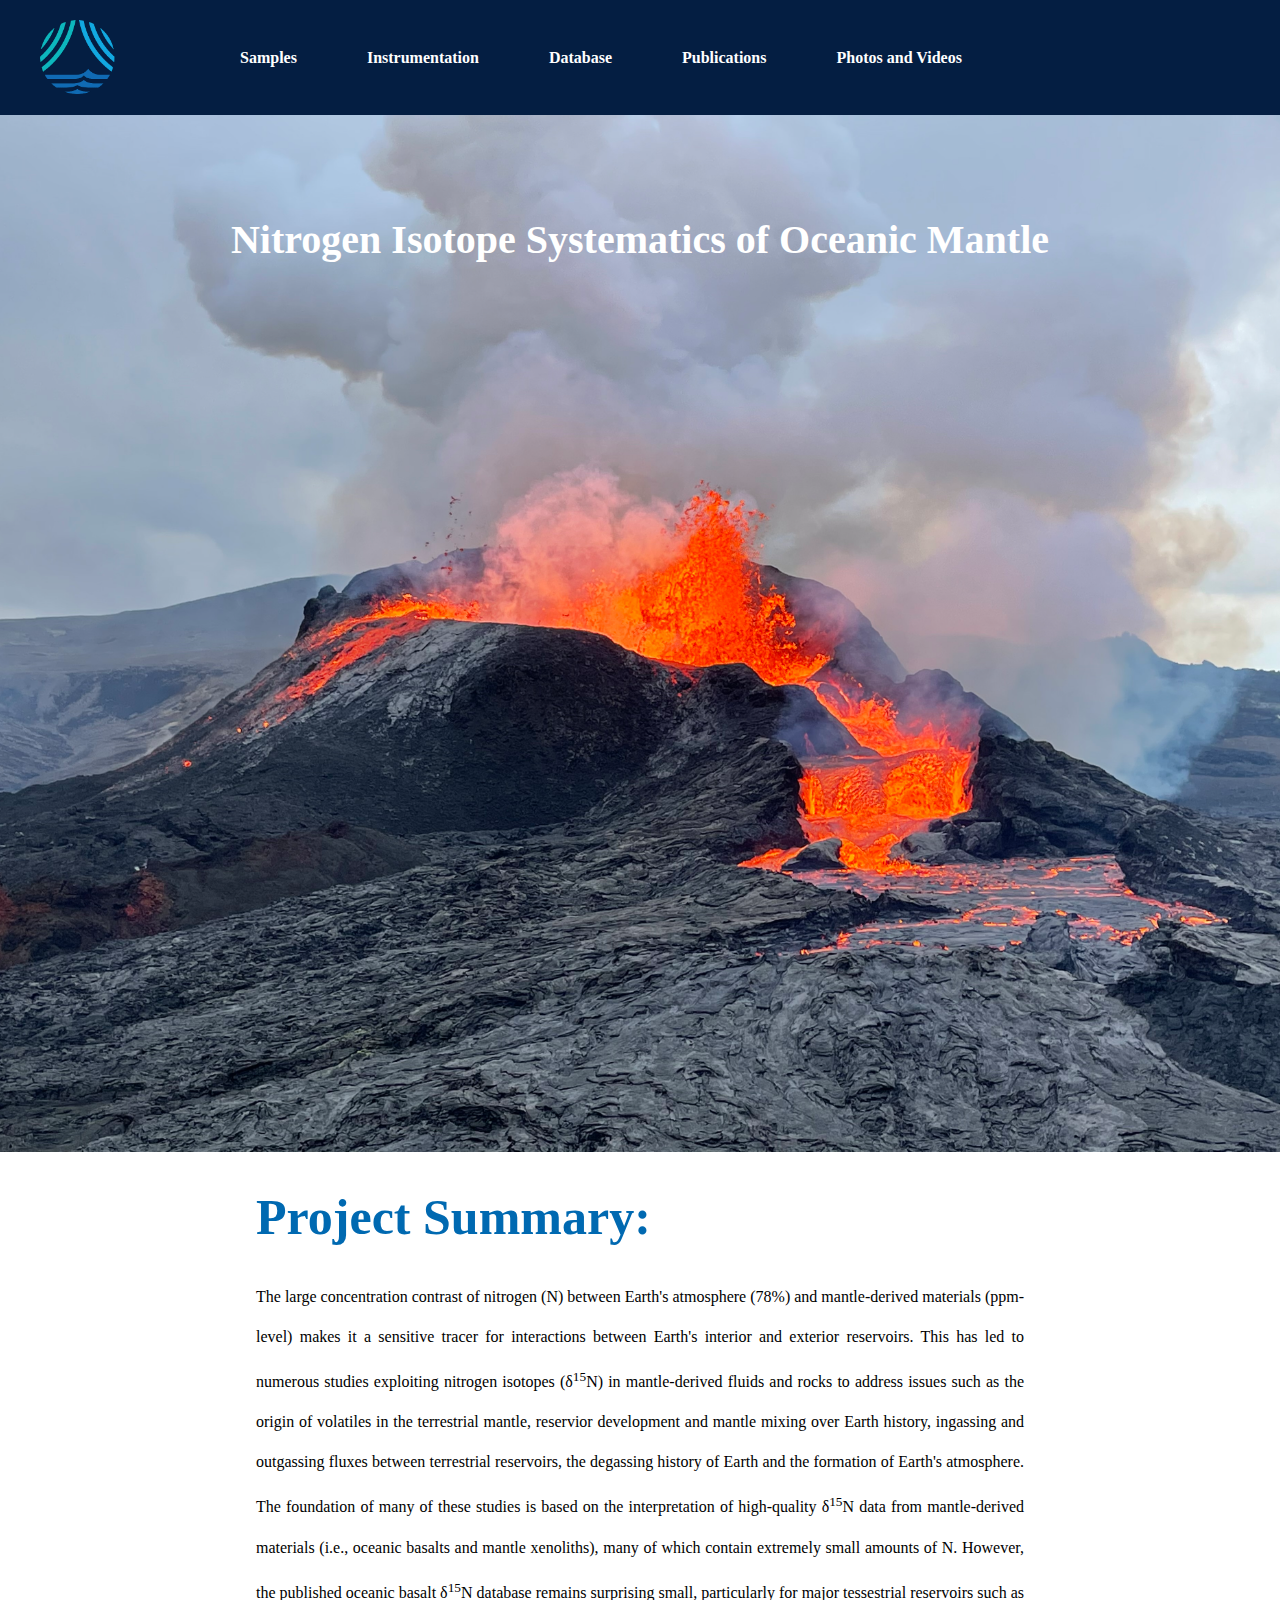
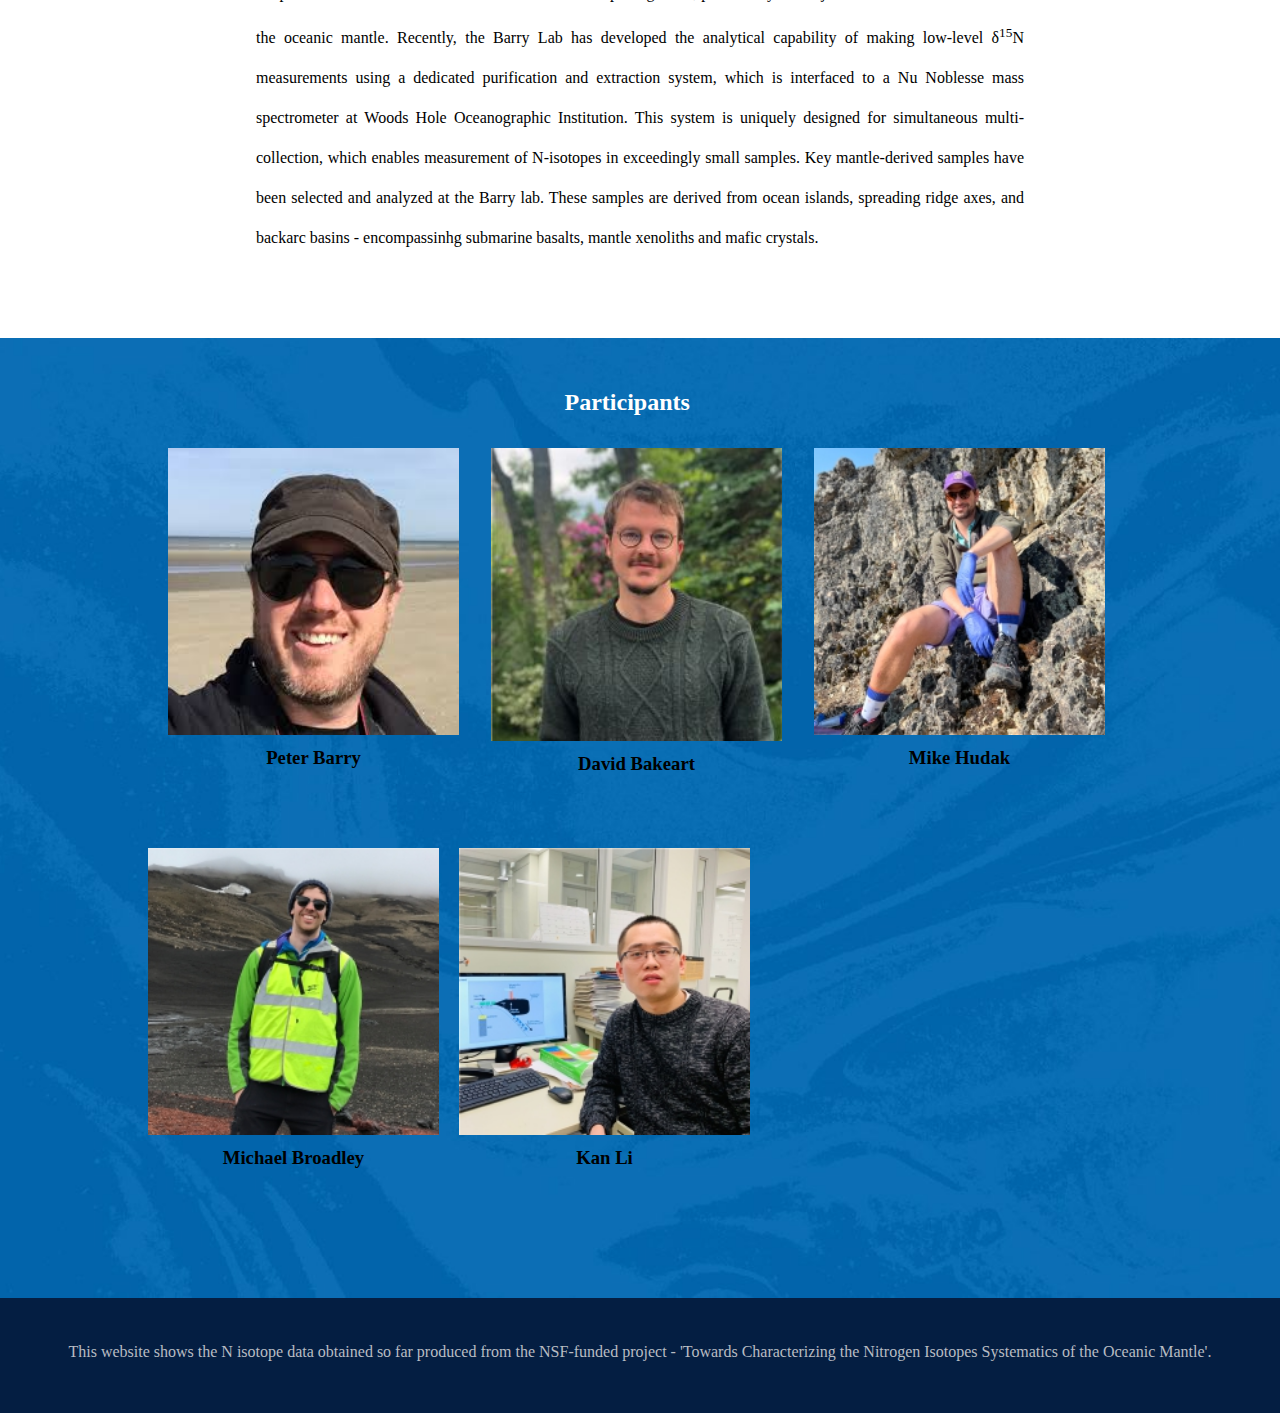
<file: index.html>
<!DOCTYPE html>
<html lang="en">

<head>
    <meta name="viewport" content="width=device-width,initial-scale=1" />
    <meta charset="UTF-8">
    <meta name="viewport" content="width=device-width, initial-scale=1.0">
    <title>nitrogen world whoi</title>
    <link rel="stylesheet" href="style.css">
</head>

<body>
    <!-- <div class="header"></div>
    <h1>Nitrogen Isotope Systematics of Oceanic Mantle</h1> -->
    <div class="header-box">
        <div class="header w">
            <a href="index.html">
                <div class="logo"> </div>
            </a>
            <div class="header-nav">
                <ul>
                    <li><a href="sample.html" target="_blank">Samples</a></li>
                    <li><a href="https://www2.whoi.edu/staff/pbarry/facilities/" target="_blank">Instrumentation</a>
                    </li>
                    <li><a href="Database.html" target="_blank">Database</a></li>
                    <li><a href="publication.html" target="_blank">Publications</a></li>
                    <li><a href="photos.html" target="_blank">Photos and Videos</a></li>
                </ul>
            </div>
        </div>
    </div>

    <div class="pic">
        <h1>Nitrogen Isotope Systematics of Oceanic Mantle</h1>
    </div>


    <div class="smry w">
        <h2>Project Summary:</h2>
        <p> The large concentration contrast of nitrogen (N) between Earth's atmosphere (78%) and mantle-derived
            materials (ppm-level) makes it a sensitive tracer for interactions between Earth's interior and exterior
            reservoirs. This has led to numerous studies exploiting nitrogen isotopes (δ<sup>15</sup>N) in
            mantle-derived fluids
            and rocks to address issues such as the origin of volatiles in the terrestrial mantle, reservior development
            and mantle mixing over Earth history, ingassing and outgassing fluxes between terrestrial reservoirs, the
            degassing history of Earth and the formation of Earth's atmosphere. The foundation of many of these studies
            is based on the interpretation of high-quality δ<sup>15</sup>N data from mantle-derived materials (i.e.,
            oceanic
            basalts and mantle xenoliths), many of which contain extremely small amounts of N. However, the published
            oceanic basalt δ<sup>15</sup>N database remains surprising small, particularly for major tessestrial
            reservoirs such as
            the oceanic mantle. Recently, the Barry Lab has developed the analytical capability of making low-level
            δ<sup>15</sup>N
            measurements using a dedicated purification and extraction system, which is interfaced to a Nu Noblesse mass
            spectrometer at Woods Hole Oceanographic Institution. This system is uniquely designed for simultaneous
            multi-collection, which enables measurement of N-isotopes in exceedingly small samples. Key mantle-derived
            samples have been selected and analyzed at the Barry lab. These samples are derived from ocean islands,
            spreading ridge axes, and backarc basins - encompassinhg submarine basalts, mantle xenoliths and mafic
            crystals. </p>
    </div>

    <div class="banner-box">
        <h2 class="banner-header"> Participants</h2>

        <div class="banner">
            <div class="p1">
                <img src="images/Pete.jpg" alt="Peter Barry">
                <h3>Peter Barry</h3>
            </div>
            <div class="p2">
                <img src="images/Dave-1.jpg" alt="David Bakeart">
                <h3>David Bakeart</h3>
            </div>
            <div class="p3">
                <img src="images/Mike-1.jpg" alt="Mike Hudak">
                <h3>Mike Hudak</h3>
            </div>
            <div class="p4">
                <img src="images/Michael-1.jpg" alt="Michael Broadley">
                <h3>Michael Broadley</h3>
            </div>
            <div class="p5">
                <img src="images/Kan-1.jpg" alt="Kan Li">
                <h3>Kan Li</h3>
            </div>
        </div>



    </div>

    <div class="footer-box">
        <div class="footer w">
            <p>This website shows the N isotope data obtained so far produced from the NSF-funded project - 'Towards
                Characterizing the Nitrogen Isotopes Systematics of the Oceanic Mantle'. </p>
        </div>

    </div>



</body>

</html>
</file>
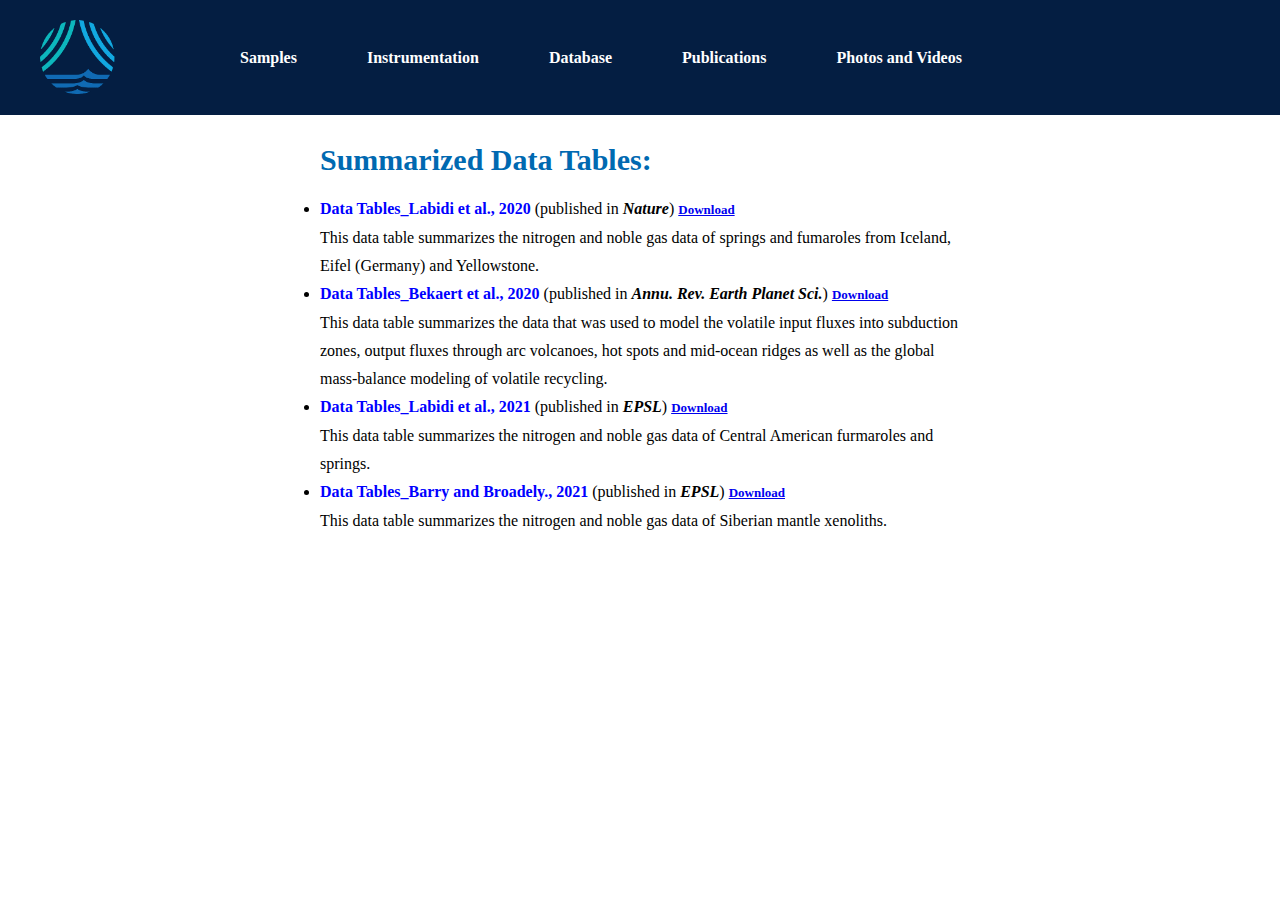
<file: Database.html>
<!DOCTYPE html>
<html lang="en">

<head>
    <meta charset="UTF-8">
    <meta name="viewport" content="width=device-width, initial-scale=1.0">
    <title>Photos</title>
    <link rel="stylesheet" href="style.css">
    <style>
        .Database {
            width: 50%;
            margin: 20px auto;
            /*background-color: pink;*/
        }

        .Database ul li {
            list-style: disc;
        }

        .Database h1 {
            color: #0069b1;
            font-size: 30px;
            font-family: 'Times New Roman', Times, serif !important;
            line-height: 50px;
            margin-bottom: 10px;
        }
    </style>
</head>

<body>
    <div class="header-box">
        <div class="header w">
            <a href="index.html">
                <div class="logo"> </div>
            </a>
            <div class="header-nav">
                <ul>
                    <li><a href="sample.html" target="_self">Samples</a></li>
                    <li><a href="https://www2.whoi.edu/staff/pbarry/facilities/" target="_blank">Instrumentation</a>
                    </li>
                    <li><a href="Database.html" target="_self">Database</a></li>
                    <li><a href="publication.html" target="_self">Publications</a></li>
                    <li><a href="photos.html" target="_self">Photos and Videos</a></li>
                </ul>
            </div>
        </div>
    </div>


    <div class="Database">
        <h1>Summarized Data Tables:</h1>
        <ul>
            <li>
                <strong style="color: blue;">Data
                    Tables_Labidi et
                    al., 2020</strong>
                (published in <em><strong>Nature</strong></em>)
                <a href="images/Database/Data Tables_Labidi et al., 2020.xlsx" target="_blank"><u><strong
                            style="font-size: small;">Download</strong></u></a>
                <p>This data table summarizes the nitrogen and noble gas data of springs and fumaroles from Iceland,
                    Eifel
                    (Germany) and Yellowstone.</p>
            </li>

            <li>
                <strong style="color:blue">Data
                    Tables_Bekaert et
                    al., 2020</strong>
                (published in <em><strong>Annu. Rev. Earth Planet Sci.</strong></em>)
                <a href="images/Database/Data Tables_Bekaert et al., 2020.xlsx" target="_blank"><u><strong
                            style="font-size: small;">Download</strong></u>
                </a>
                <p>This data table summarizes the data that was used to model the volatile input fluxes into
                    subduction
                    zones,
                    output fluxes through arc volcanoes, hot spots and mid-ocean ridges as well as the global
                    mass-balance
                    modeling of volatile recycling.</p>
            </li>

            <li>
                <strong style="color:blue">
                    Data Tables_Labidi et
                    al., 2021</strong>
                (published in <em><strong>EPSL</strong></em>)
                <a href="images/Database/Data Tables_Labidi et al., 2021.xlsx" target="_blank"><u><strong
                            style="font-size: small;">Download</strong></u>
                </a>
                <P>This data table summarizes the nitrogen and noble gas data of Central American furmaroles and
                    springs.</P>
            </li>


            <li>
                <strong style="color:blue">Data
                    Tables_Barry
                    and
                    Broadely., 2021</strong>
                (published in <em><strong>EPSL</strong></em>)
                <a href="images/Database/Data Tables_Barry and Broadely, 2021.xlsx" target="_blank"><u><strong
                            style="font-size: small;">Download</strong></u>
                </a>
                <P>This data table summarizes the nitrogen and noble gas data of Siberian mantle xenoliths.</P>

            </li>


        </ul>
    </div>

</body>

</html>
</file>
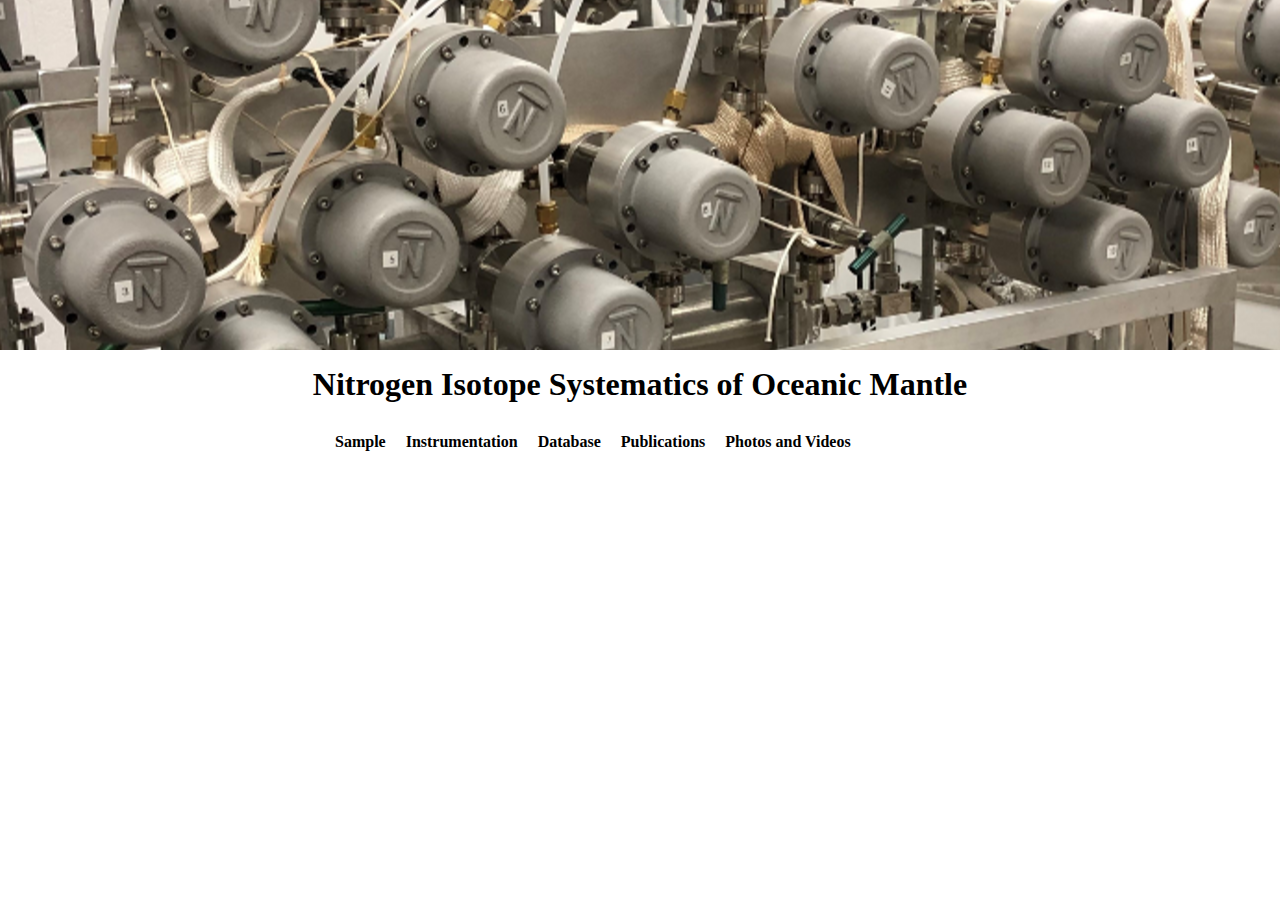
<file: index0711.html>
<!DOCTYPE html>
<html lang="en">

<head>
    <meta charset="UTF-8">
    <meta name="viewport" content="width=device-width, initial-scale=1.0">
    <title>nitrogen world whoi</title>
    <style>
        * {
            margin: 0;
            padding: 0;
        }

        body {
            font: 16px/28px 'Microsoft Yahei';
        }

        a {
            text-decoration: none;
        }

        a:hover {
            color: skyblue;
            text-decoration: underline;
        }

        li {
            list-style: none;
        }

        .header {
            height: 350px;
            background-image: url(images/lab0.png);
            background-repeat: no-repeat;
            background-size: auto;
            background-position: center center;
        }

        h1 {
            font-family: 'Microsoft Yahei';
            text-align: center;
            margin: 20px auto;
        }

        .header-nav {
            width: 650px;
            height: 40px;
            /* background-color: pink; */
            margin: 30px auto;
        }

        ur li {
            float: left;
            margin-left: 20px;
            /* text-align: center; */
        }

        ur li a {
            font-weight: 700;
            color: black;
        }
    </style>
</head>

<body>
    <div class="header"></div>
    <h1>Nitrogen Isotope Systematics of Oceanic Mantle</h1>
    <div class="header-nav">
        <ur>
            <li><a href="sample.html" target="_blank">Sample</a></li>
            <li><a href="#" target="_blank">Instrumentation</a></li>
            <li><a href="#" target="_blank">Database</a></li>
            <li><a href="#" target="_blank">Publications</a></li>
            <li><a href="#" target="_blank">Photos and Videos</a></li>
        </ur>
    </div>

</body>

</html>
</file>
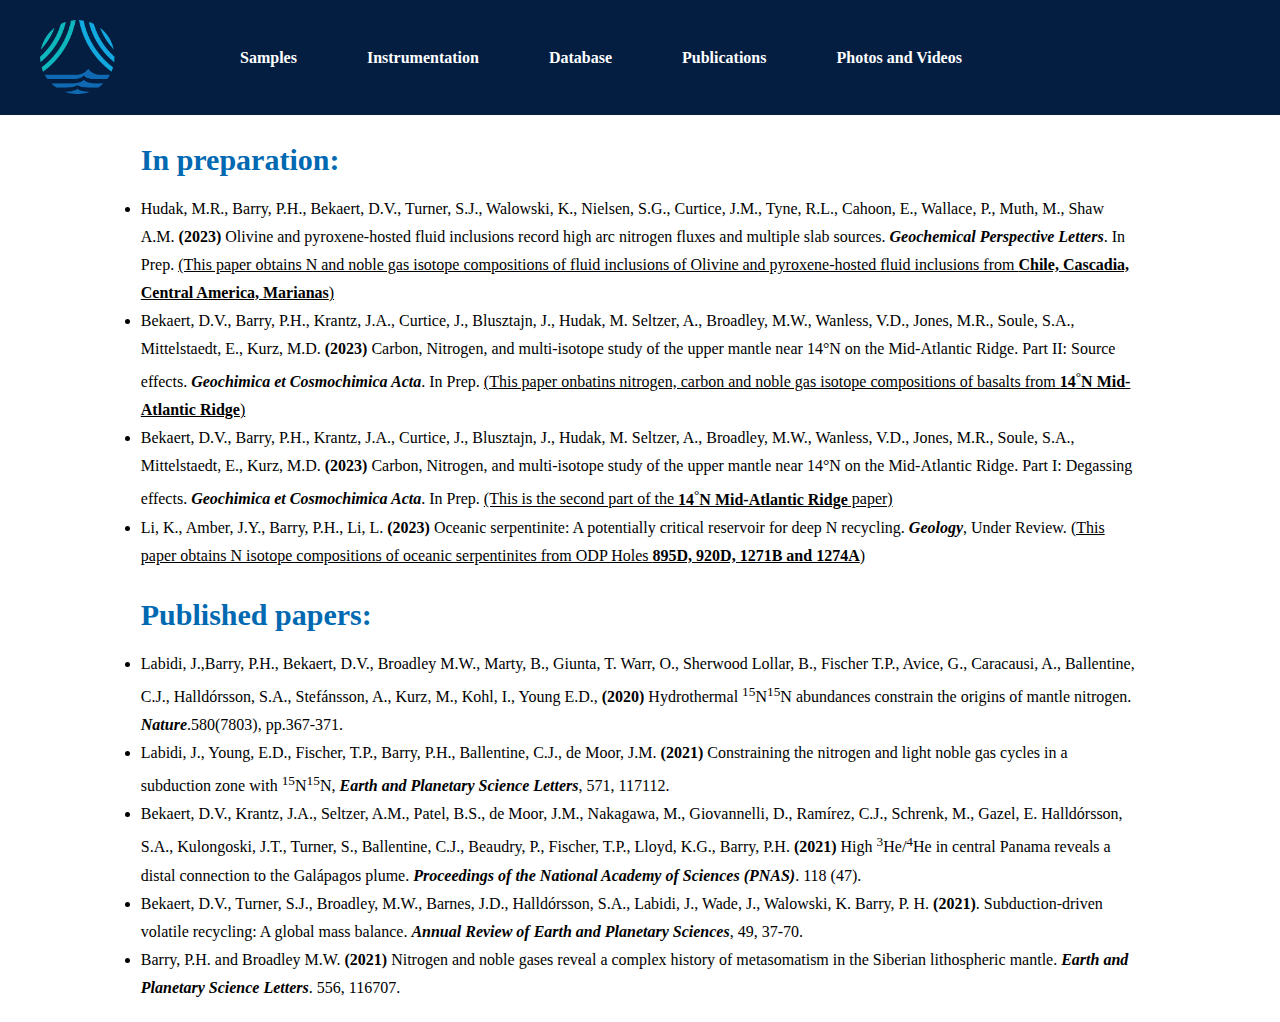
<file: publication.html>
<!DOCTYPE html>
<html lang="en">

<head>
    <meta charset="UTF-8">
    <meta name="viewport" content="width=device-width, initial-scale=1.0">
    <title>Publication</title>
    <link rel="stylesheet" href="style.css">
    <style>
        .header-box {
            position: static;
        }

        .press-papers {
            width: 78%;
            margin: 1.25em auto;
        }

        .press-papers h1 {
            color: #0069b1;
            font-size: 1.875em;
            /*1em = 16px*/
            font-family: 'Times New Roman', Times, serif !important;
            line-height: 50px;
            margin-bottom: 10px;
        }

        .press-papers ul li {
            list-style: disc;
        }

        .published-papers {
            width: 78%;
            margin: 20px auto;
        }

        .published-papers h2 {
            color: #0069b1;
            font-size: 1.875em;
            font-family: 'Times New Roman', Times, serif !important;
            line-height: 50px;
            margin-bottom: 10px;
        }

        .published-papers ul li {
            list-style: disc;
        }
    </style>
</head>

<body>
    <div class="header-box">
        <div class="header w">
            <a href="index.html">
                <div class="logo"> </div>
            </a>
            <div class="header-nav">
                <ul>
                    <li><a href="sample.html" target="_self">Samples</a></li>
                    <li><a href="https://www2.whoi.edu/staff/pbarry/facilities/" target="_blank">Instrumentation</a>
                    </li>
                    <li><a href="Database.html" target="_self">Database</a></li>
                    <li><a href="publication.html" target="_self">Publications</a></li>
                    <li><a href="photos.html" target="_self">Photos and Videos</a></li>
                </ul>
            </div>
        </div>
    </div>

    <div class="press-papers">
        <h1>In preparation:</h1>
        <ul>
            <li>
                <p>Hudak, M.R., Barry, P.H., Bekaert, D.V., Turner, S.J., Walowski, K., Nielsen, S.G., Curtice, J.M.,
                    Tyne,
                    R.L.,
                    Cahoon, E., Wallace, P., Muth, M., Shaw A.M. <strong>(2023)</strong> Olivine and pyroxene-hosted
                    fluid
                    inclusions
                    record high
                    arc nitrogen fluxes and multiple slab sources. <em><strong>Geochemical Perspective
                            Letters</strong></em>. In Prep.
                    <u>(This paper obtains N and
                        noble gas
                        isotope compositions of fluid inclusions of Olivine and pyroxene-hosted fluid inclusions from
                        <strong>Chile,
                            Cascadia, Central America, Marianas</strong>)</u>
                </p>
            </li>
            <li>
                <p>Bekaert, D.V., Barry, P.H., Krantz, J.A., Curtice, J., Blusztajn, J., Hudak, M. Seltzer, A.,
                    Broadley, M.W.,
                    Wanless, V.D., Jones, M.R., Soule,
                    S.A., Mittelstaedt, E., Kurz, M.D. <strong>(2023)</strong> Carbon, Nitrogen, and multi-isotope study
                    of the
                    upper
                    mantle near
                    14°N on the Mid-Atlantic Ridge.
                    Part II: Source effects. <em><strong>Geochimica et Cosmochimica Acta</strong></em>. In Prep.
                    <u>(This paper onbatins nitrogen, carbon
                        and noble gas isotope
                        compositions
                        of basalts from <strong>14<sup>°</sup>N Mid-Atlantic Ridge</strong>)</u>
                </p>
            </li>
            <li>
                <p>Bekaert, D.V., Barry, P.H., Krantz, J.A., Curtice, J., Blusztajn, J., Hudak, M. Seltzer, A.,
                    Broadley, M.W.,
                    Wanless, V.D., Jones, M.R., Soule, S.A., Mittelstaedt, E.,
                    Kurz, M.D. <strong>(2023)</strong> Carbon, Nitrogen, and multi-isotope study of the upper mantle
                    near 14°N
                    on
                    the
                    Mid-Atlantic Ridge. Part I: Degassing effects. <em><strong>Geochimica et Cosmochimica
                            Acta</strong></em>. In Prep.
                    <u>(This is the second part of the <strong>14<sup>°</sup>N Mid-Atlantic Ridge</strong> paper)</u>
                </p>
            </li>
            <li>
                <p>Li, K., Amber, J.Y., Barry, P.H., Li, L. <strong>(2023)</strong> Oceanic serpentinite: A
                    potentially
                    critical
                    reservoir for
                    deep N recycling. <em><strong>Geology</strong></em>, Under Review. <u>(This paper obtains N
                        isotope
                        compositions of oceanic serpentinites from ODP Holes <strong>895D, 920D, 1271B and
                            1274A</strong>)</u>
                </p>
            </li>

        </ul>

    </div>

    <div class="published-papers">
        <h2>Published papers:</h2>
        <ul>
            <li>
                <p>Labidi, J.,Barry, P.H., Bekaert, D.V., Broadley M.W., Marty, B., Giunta, T. Warr, O., Sherwood
                    Lollar, B.,
                    Fischer T.P., Avice, G., Caracausi, A., Ballentine, C.J., Halldórsson, S.A.,
                    Stefánsson, A., Kurz, M., Kohl, I., Young E.D., <strong>(2020)</strong> Hydrothermal
                    <sup>15</sup>N<sup>15</sup>N
                    abundances
                    constrain the origins of mantle nitrogen. <em><strong>Nature</strong></em>.580(7803), pp.367-371.
                </p>
            </li>

            <li>
                <p>Labidi, J., Young, E.D., Fischer, T.P., Barry, P.H., Ballentine, C.J., de Moor, J.M.
                    <strong>(2021)</strong>
                    Constraining the
                    nitrogen and light noble gas cycles in a subduction zone with <sup>15</sup>N<sup>15</sup>N,
                    <em><strong>Earth and Planetary Science Letters</strong></em>, 571, 117112.
                </p>
            </li>

            <li>
                <p>Bekaert, D.V., Krantz, J.A., Seltzer, A.M., Patel, B.S., de Moor, J.M., Nakagawa, M., Giovannelli,
                    D.,
                    Ramírez, C.J., Schrenk, M., Gazel, E. Halldórsson, S.A., Kulongoski, J.T., Turner, S.,
                    Ballentine, C.J., Beaudry, P., Fischer, T.P., Lloyd, K.G., Barry, P.H. <strong>(2021)</strong>
                    High <sup>3</sup>He/<sup>4</sup>He in central Panama reveals a distal connection to the Galápagos
                    plume. <em><strong>Proceedings of the National Academy of Sciences (PNAS)</strong></em>. 118 (47).
                </p>
            </li>

            <li>
                <p>Bekaert, D.V., Turner, S.J., Broadley, M.W., Barnes, J.D., Halldórsson, S.A., Labidi, J., Wade,
                    J., Walowski, K.
                    Barry,
                    P. H. <strong>(2021)</strong>. Subduction-driven volatile recycling: A global mass balance.
                    <em><strong>Annual Review of Earth
                            and
                            Planetary Sciences</strong></em>, 49, 37-70.
                </p>
            </li>

            <li>
                <p>Barry, P.H. and Broadley M.W. <strong>(2021)</strong> Nitrogen and noble gases reveal a complex
                    history of
                    metasomatism in the
                    Siberian lithospheric mantle. <em><strong>Earth and Planetary Science
                            Letters</strong></em>. 556, 116707.</p>
            </li>

        </ul>


    </div>


</body>


</html>
</file>
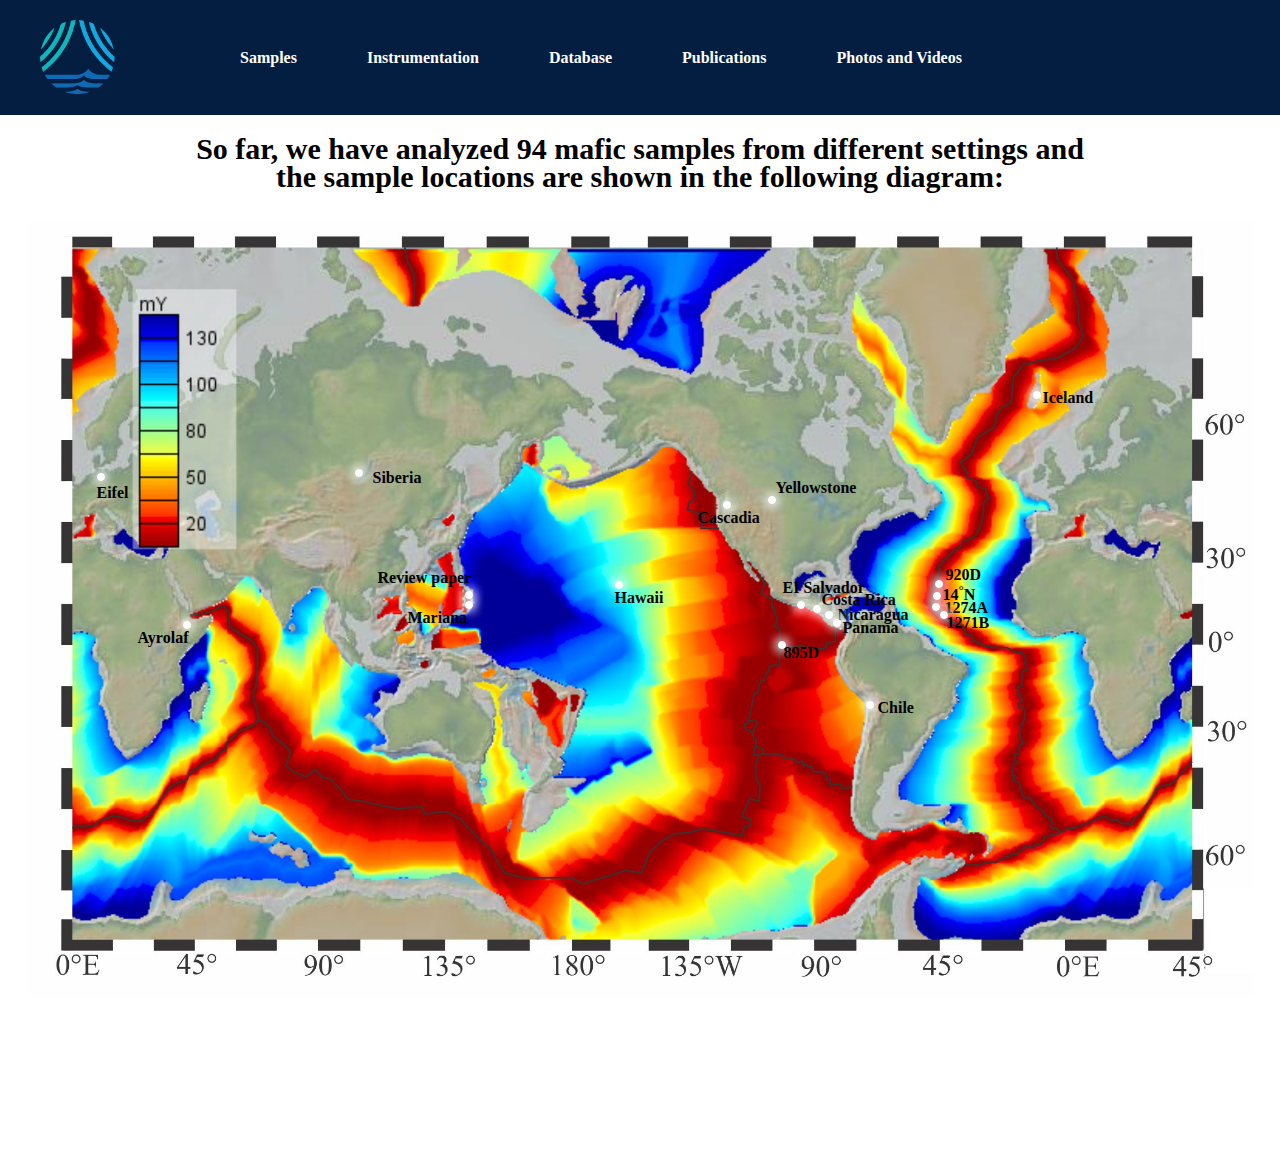
<file: sample.html>
<!DOCTYPE html>
<html lang="en">

<head>
    <meta charset="UTF-8">
    <meta name="viewport" content="width=device-width, initial-scale=1.0">
    <title>sample map</title>
    <link rel="stylesheet" href="style.css">
    <style>
        .header-box {
            position: static;
        }

        p {
            width: 70%;
            margin: 20px auto;
            text-align: center;
            font-size: 30px;
            font-weight: 700;
            /* background-color: pink; */
        }

        .box {
            position: relative;
            width: 1225px;
            height: 900px;
            /* background-color: yellow; */
            margin: 30px auto;
            background-image: url(images/map0.jpg);
            background-repeat: no-repeat;
            background-position: center top;
            background-size: contain;
        }

        .box a {
            font-weight: 700;
            color: black;
            line-height: 14px;
        }

        .box a:hover {
            color: #fff
        }

        .city {
            position: absolute;
            top: 248px;
            left: 327px;
            color: #fff;
            /* color: pink; */
        }

        .no2 {
            top: 252px;
            left: 69px;
        }

        .no3 {
            top: 400px;
            left: 155px;
        }

        .no4 {
            top: 370px;
            left: 437px;
        }

        .no5 {
            top: 380px;
            left: 437px;
        }

        .no6 {
            top: 360px;
            left: 587px;
        }

        .no7 {
            top: 280px;
            left: 695px;
        }

        .no8 {
            top: 275px;
            left: 740px;
        }

        .no9 {
            top: 380px;
            left: 769px;
        }

        .no10 {
            top: 384px;
            left: 785px;
        }

        .no11 {
            top: 390px;
            left: 797px;
        }

        .no12 {
            top: 398px;
            left: 805px;
        }

        .no13 {
            top: 420px;
            left: 750px;
        }

        .no14 {
            top: 480px;
            left: 838px;
        }

        .no15 {
            top: 170px;
            left: 1005px;
        }

        .no16 {
            top: 359px;
            left: 907px;
        }

        .no17 {
            top: 382px;
            left: 904px;
        }

        .no18 {
            top: 390px;
            left: 912px;
        }

        .no19 {
            top: 371px;
            left: 905px;
        }




        .dotted {
            width: 8px;
            height: 8px;
            background-color: #fff;
            border-radius: 50%;
        }

        .city div[class^="pulse"] {
            position: absolute;
            top: 50%;
            left: 50%;
            transform: translate(-50%, -50%);
            width: 8px;
            height: 8px;
            box-shadow: 0 0 12px #fff;
            border-radius: 50%;
            animation: pulse 1.8s linear infinite;
        }

        .city div.pulse2 {
            animation-delay: 0.4s;
        }

        .city div.pulse3 {
            animation-delay: 0.8s;
        }

        .city-link {
            position: absolute;
            top: 250px;
            left: 345px;
            /* width: 10px;
            height: 10px; */
            background-color: transparent;
        }

        .no2l {
            top: 265px;
            left: 69px;
        }

        .no3l {
            top: 410px;
            left: 110px;
        }

        .no4l {
            top: 350px;
            left: 350px;
        }

        .no5l {
            top: 390px;
            left: 380px;
        }

        .no6l {
            top: 370px;
            left: 587px;
        }

        .no7l {
            top: 290px;
            left: 670px;
        }

        .no8l {
            top: 260px;
            left: 748px;
        }

        .no9l {
            top: 360px;
            left: 755px;
        }

        .no10l {
            top: 372px;
            left: 794px;
        }

        .no11l {
            top: 387px;
            left: 810px;
        }

        .no12l {
            top: 400px;
            left: 815px;
        }

        .no13l {
            top: 425px;
            left: 756px;
        }

        .no14l {
            top: 480px;
            left: 850px;
        }

        .no15l {
            top: 170px;
            left: 1015px;
        }

        .no16l {
            top: 347px;
            left: 918px;
        }

        .no17l {
            top: 380px;
            left: 917px;
        }

        .no18l {
            top: 395px;
            left: 919px;
        }

        .no19l {
            top: 362px;
            left: 915px;
        }


        @keyframes pulse {
            0% {}

            70% {
                width: 40px;
                height: 40px;
                opacity: 1;
            }

            100% {
                width: 70px;
                height: 70px;
                opacity: 0;
            }
        }
    </style>
</head>

<body>
    <div class="header-box">
        <div class="header w">
            <a href="index.html">
                <div class="logo"> </div>
            </a>
            <div class="header-nav">
                <ul>
                    <li><a href="sample.html" target="_self">Samples</a></li>
                    <li><a href="https://www2.whoi.edu/staff/pbarry/facilities/" target="_blank">Instrumentation</a>
                    </li>
                    <li><a href="Database.html" target="_self">Database</a></li>
                    <li><a href="publication.html" target="_bself">Publications</a></li>
                    <li><a href="photos.html" target="_self">Photos and Videos</a></li>
                </ul>
            </div>
        </div>
    </div>

    <p>So far, we have analyzed 94 mafic samples from different settings and the sample locations are shown in the
        following diagram:</p>
    <div class="box">
        <div class="city">
            <div class="dotted"></div>
            <div class="pulse1"></div>
            <div class="pulse2"></div>
            <div class="pulse3"></div>
        </div>
        <a href="https://www.sciencedirect.com/science/article/pii/S0012821X20306518?via%3Dihub" target="_blank"
            class="city-link">Siberia</a>

        <div class="city no2">
            <div class="dotted"></div>
            <div class="pulse1"></div>
            <div class="pulse2"></div>
            <div class="pulse3"></div>
        </div>
        <a href="https://www.nature.com/articles/s41586-020-2173-4" target="_blank" class="city-link no2l">Eifel</a>

        <div class="city no3">
            <div class="dotted"></div>
            <div class="pulse1"></div>
            <div class="pulse2"></div>
            <div class="pulse3"></div>
        </div>
        <a href="https://www.nature.com/articles/s41586-020-2173-4" target="_blank" class="city-link no3l">Ayrolaf</a>

        <div class="city no4">
            <div class="dotted"></div>
            <div class="pulse1"></div>
            <div class="pulse2"></div>
            <div class="pulse3"></div>
        </div>
        <a href="https://www.annualreviews.org/doi/abs/10.1146/annurev-earth-071620-055024" target="_blank"
            class="city-link no4l">Review paper</a>

        <div class="city no5">
            <div class="dotted"></div>
            <div class="pulse1"></div>
            <div class="pulse2"></div>
            <div class="pulse3"></div>
        </div>
        <a href="publication.html" target="_blank" class="city-link no5l">Mariana</a>

        <div class="city no6">
            <div class="dotted"></div>
            <div class="pulse1"></div>
            <div class="pulse2"></div>
            <div class="pulse3"></div>
        </div>
        <a href="https://www.nature.com/articles/s41586-020-2173-4" target="_blank" class="city-link no6l">Hawaii</a>

        <div class="city no7">
            <div class="dotted"></div>
            <div class="pulse1"></div>
            <div class="pulse2"></div>
            <div class="pulse3"></div>
        </div>
        <a href="publication.html" target="_blank" class="city-link no7l">Cascadia</a>

        <div class="city no8">
            <div class="dotted"></div>
            <div class="pulse1"></div>
            <div class="pulse2"></div>
            <div class="pulse3"></div>
        </div>
        <a href="https://www.nature.com/articles/s41586-020-2173-4" target="_blank"
            class="city-link no8l">Yellowstone</a>

        <div class="city no9">
            <div class="dotted"></div>
            <div class="pulse1"></div>
            <div class="pulse2"></div>
            <div class="pulse3"></div>
        </div>
        <a href="https://www.sciencedirect.com/science/article/abs/pii/S0012821X21003678" target="_blank"
            class="city-link no9l">EI Salvador</a>

        <div class="city no10">
            <div class="dotted"></div>
            <div class="pulse1"></div>
            <div class="pulse2"></div>
            <div class="pulse3"></div>
        </div>
        <a href="https://www.sciencedirect.com/science/article/abs/pii/S0012821X21003678" target="_blank"
            class="city-link no10l">Costa Rica</a>

        <div class="city no11">
            <div class="dotted"></div>
            <div class="pulse1"></div>
            <div class="pulse2"></div>
            <div class="pulse3"></div>
        </div>
        <a href="https://www.sciencedirect.com/science/article/abs/pii/S0012821X21003678" target="_blank"
            class="city-link no11l">Nicaragua</a>

        <div class="city no12">
            <div class="dotted"></div>
            <div class="pulse1"></div>
            <div class="pulse2"></div>
            <div class="pulse3"></div>
        </div>
        <a href="https://www.sciencedirect.com/science/article/abs/pii/S0012821X21003678" target="_blank"
            class="city-link no12l">Panama</a>

        <div class="city no13">
            <div class="dotted"></div>
            <div class="pulse1"></div>
            <div class="pulse2"></div>
            <div class="pulse3"></div>
        </div>
        <a href="publication.html" target="_blank" class="city-link no13l">895D</a>

        <div class="city no14">
            <div class="dotted"></div>
            <div class="pulse1"></div>
            <div class="pulse2"></div>
            <div class="pulse3"></div>
        </div>
        <a href="publication.html" target="_blank" class="city-link no14l">Chile</a>

        <div class="city no15">
            <div class="dotted"></div>
            <div class="pulse1"></div>
            <div class="pulse2"></div>
            <div class="pulse3"></div>
        </div>
        <a href="https://www.nature.com/articles/s41586-020-2173-4" target="_blank" class="city-link no15l">Iceland</a>

        <div class="city no16">
            <div class="dotted"></div>
            <div class="pulse1"></div>
            <div class="pulse2"></div>
            <div class="pulse3"></div>
        </div>
        <a href="publication.html" target="_blank" class="city-link no16l">920D</a>

        <div class="city no17">
            <div class="dotted"></div>
            <div class="pulse1"></div>
            <div class="pulse2"></div>
            <div class="pulse3"></div>
        </div>
        <a href="publication.html" target="_blank" class="city-link no17l">1274A</a>

        <div class="city no18">
            <div class="dotted"></div>
            <div class="pulse1"></div>
            <div class="pulse2"></div>
            <div class="pulse3"></div>
        </div>
        <a href="publication.html" target="_blank" class="city-link no18l">1271B</a>

        <div class="city no19">
            <div class="dotted"></div>
            <div class="pulse1"></div>
            <div class="pulse2"></div>
            <div class="pulse3"></div>
        </div>
        <a href="publication.html" target="_blank" class="city-link no19l">14<sup>°</sup>N</a>
    </div>
</body>

</html>
</file>
<file: style.css>
* {
    margin: 0;
    padding: 0;
}

body {
    font: 16px/28px 'Microsoft Yahei';
    /* background-color: #f5f5f5; */
}

a {
    text-decoration: none;
}

li {
    list-style: none;
}

.w {
    width: 1200px;
    margin: auto;
}

.header-box {
    position: sticky;
    top: 0;
    /* width: 1300px; */
    height: 115px;
    width: 100%;
    /* position: relative; */
    background-color: #041e42;
    overflow: hidden;
}

.header {
    /* width: 1300px; */
    height: 75px;
    margin: 20px auto;
    /* position: relative; */
    /* background-color: pink; */
}

.logo {
    /* position: absolute;
    left: 0px;
    top: 16px; */
    float: left;
    width: 75px;
    height: 75px;
    background-image: url(images/WHOI_Primary.png);
    background-repeat: no-repeat;
    background-size: contain;
    /* background-position: center center; */
}

.header-nav {
    float: left;
    /* width: 650px;
    height: 40px; */
    /* background-color: pink; */
    margin-left: 90px;
}

.header-nav ul li {
    float: left;
    text-align: center;
    margin: 0 25px;
}

.header-nav ul li a {
    display: block;
    height: 60px;
    padding: 0 10px;
    line-height: 75px;
    font-weight: 700;
    color: white;
    /*background-color: yellow;*/
}

.header-nav ul li a:hover {
    color: #12a8e0;
    border-bottom: 2px solid #106ab3;
}

.pic {
    /* width: 1920px; */
    height: 1037px;
    background-image: url(images/Iceland.jpg);
    background-size: cover;

    /*background-color: yellow;*/
    background-repeat: no-repeat;
    background-position: center center;
    text-align: center;
}

.pic h1 {
    color: white;
    font-size: 40px;
    /* font-family: serif, Georgia, 'Times New Roman', Times; */
    padding-top: 100px;
    line-height: 50px;
}

.smry {
    height: 20%;
    /*background-color: gray;*/
    width: 60%;
    margin-top: 40px;
    margin-bottom: 80px;

}

.smry h2 {
    color: #0069b1;
    font-size: 50px;
    font-family: 'Times New Roman', Times, serif !important;
    line-height: 50px;
    margin-bottom: 35px;
}

.smry p {
    color: black;
    font-size: 16px;
    line-height: 40px;
    text-align: justify;
}

.banner-box {
    /* height: 500px; */
    height: 35%;
    /* background-color: gray; */
    background-image: url(images/WHOI_textures_3.jpg);
    /* background-color: blue; */
    background-repeat: no-repeat;
    background-position: center center;
    background-size: cover;
    margin-top: 80px;
    overflow: hidden;
}

.banner-header {
    height: 50px;
    /* background-color: pink; */
    width: 60%;
    margin-left: 19%;
    margin-top: 50px;
    margin-bottom: 10px;
    text-align: center;
    color: #fff;
}

.banner {
    height: 30%;
    width: 80%;
    /* background-color: yellow; */
    margin: 0 auto;
    margin-bottom: 50px;
    overflow: auto;
}

.banner-box .banner div {
    float: left;
    /* width: 18%;
    height: 18%; */
    width: 291px;
    height: 400px;
    /* background-color: pink; */
    margin-right: 12px;
    text-align: center;
}

.banner-box .banner .p1 {
    margin-left: 40px;
}

.banner-box .banner .p2 {
    margin-left: 20px;
}

.banner-box .banner .p3 {
    margin-left: 20px;
}

.banner-box .banner .p4 {
    margin-left: 20px;
    margin-right: 0;
}

.banner-box .banner .p5 {
    margin-left: 20px;
}

.banner-box .banner img {
    width: 100%;
}

.footer-box {
    height: 115px;
    background-color: #041e42;
    overflow: hidden;
}

.footer {
    height: 15px;
    margin-top: 40px;
}

.footer-box .footer p {
    font-size: 16px;
    text-align: center;
    color: #b8bcc2;
}
</file>
